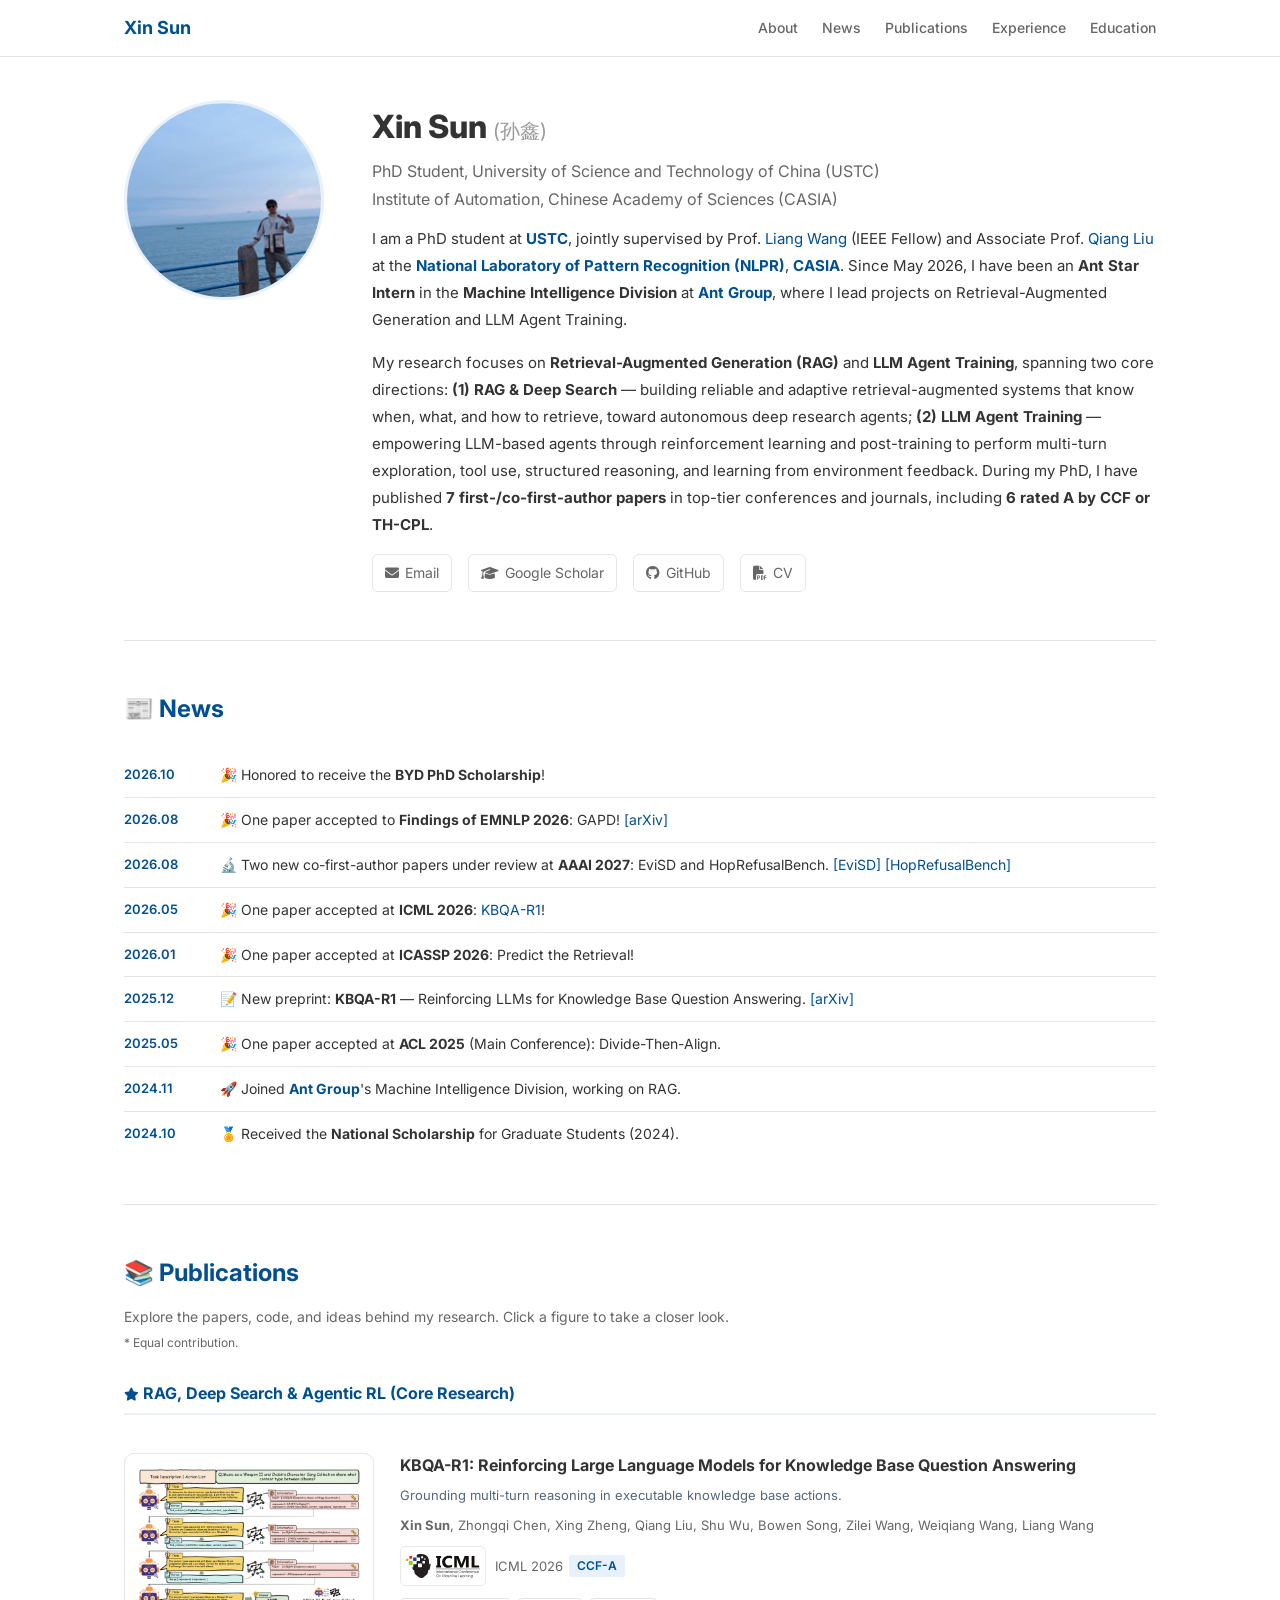
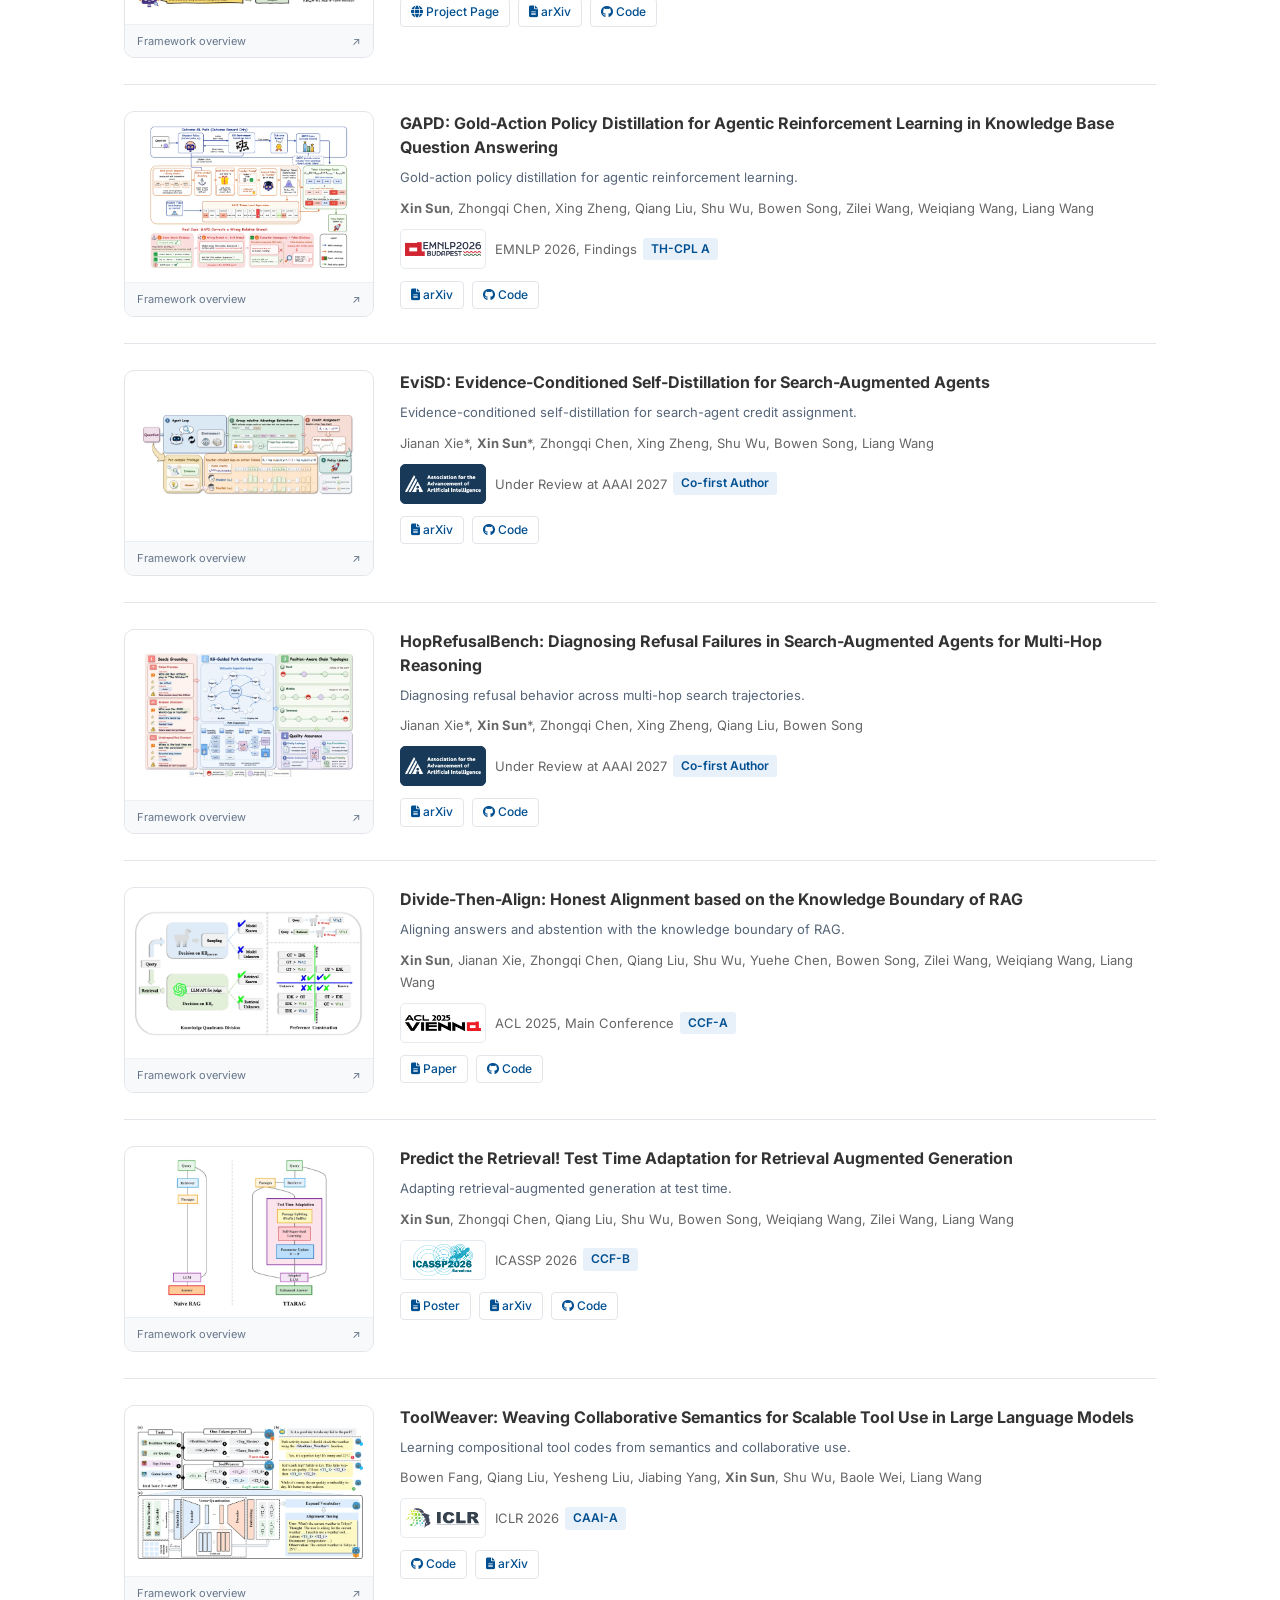
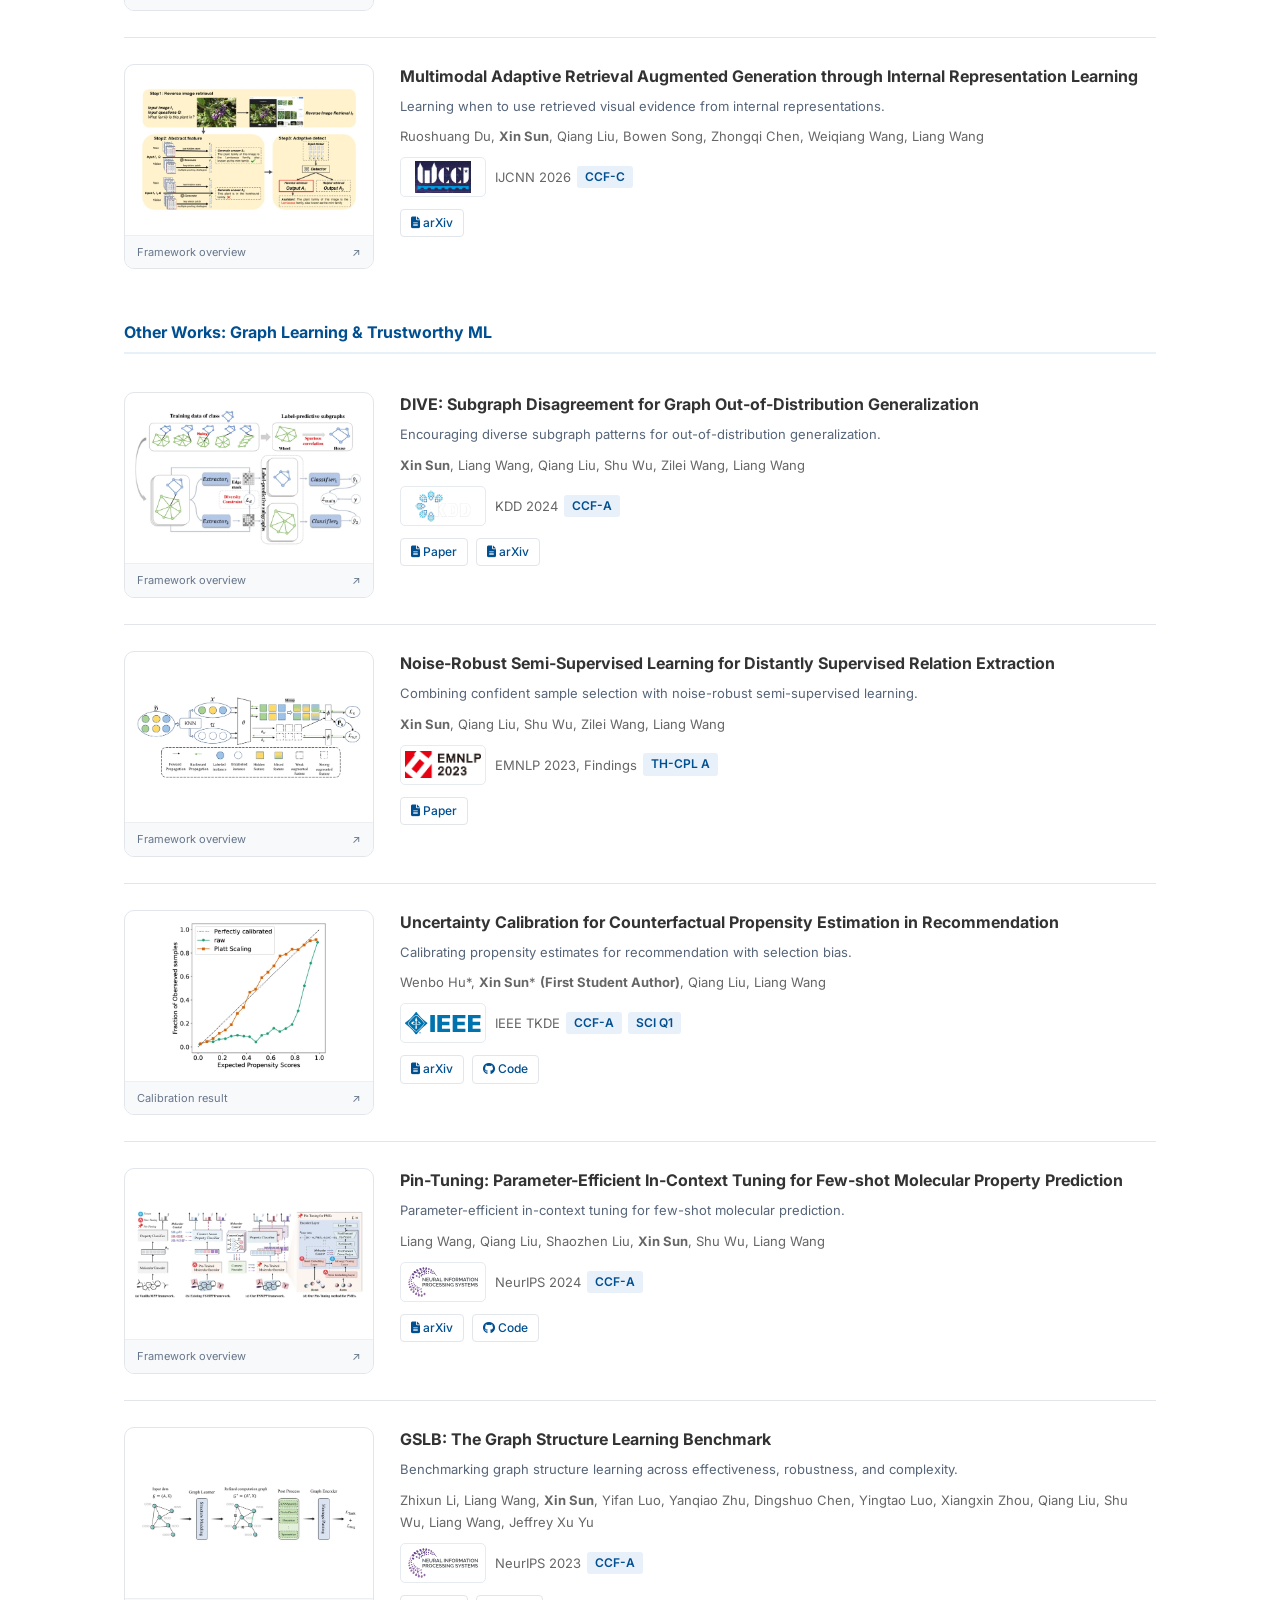
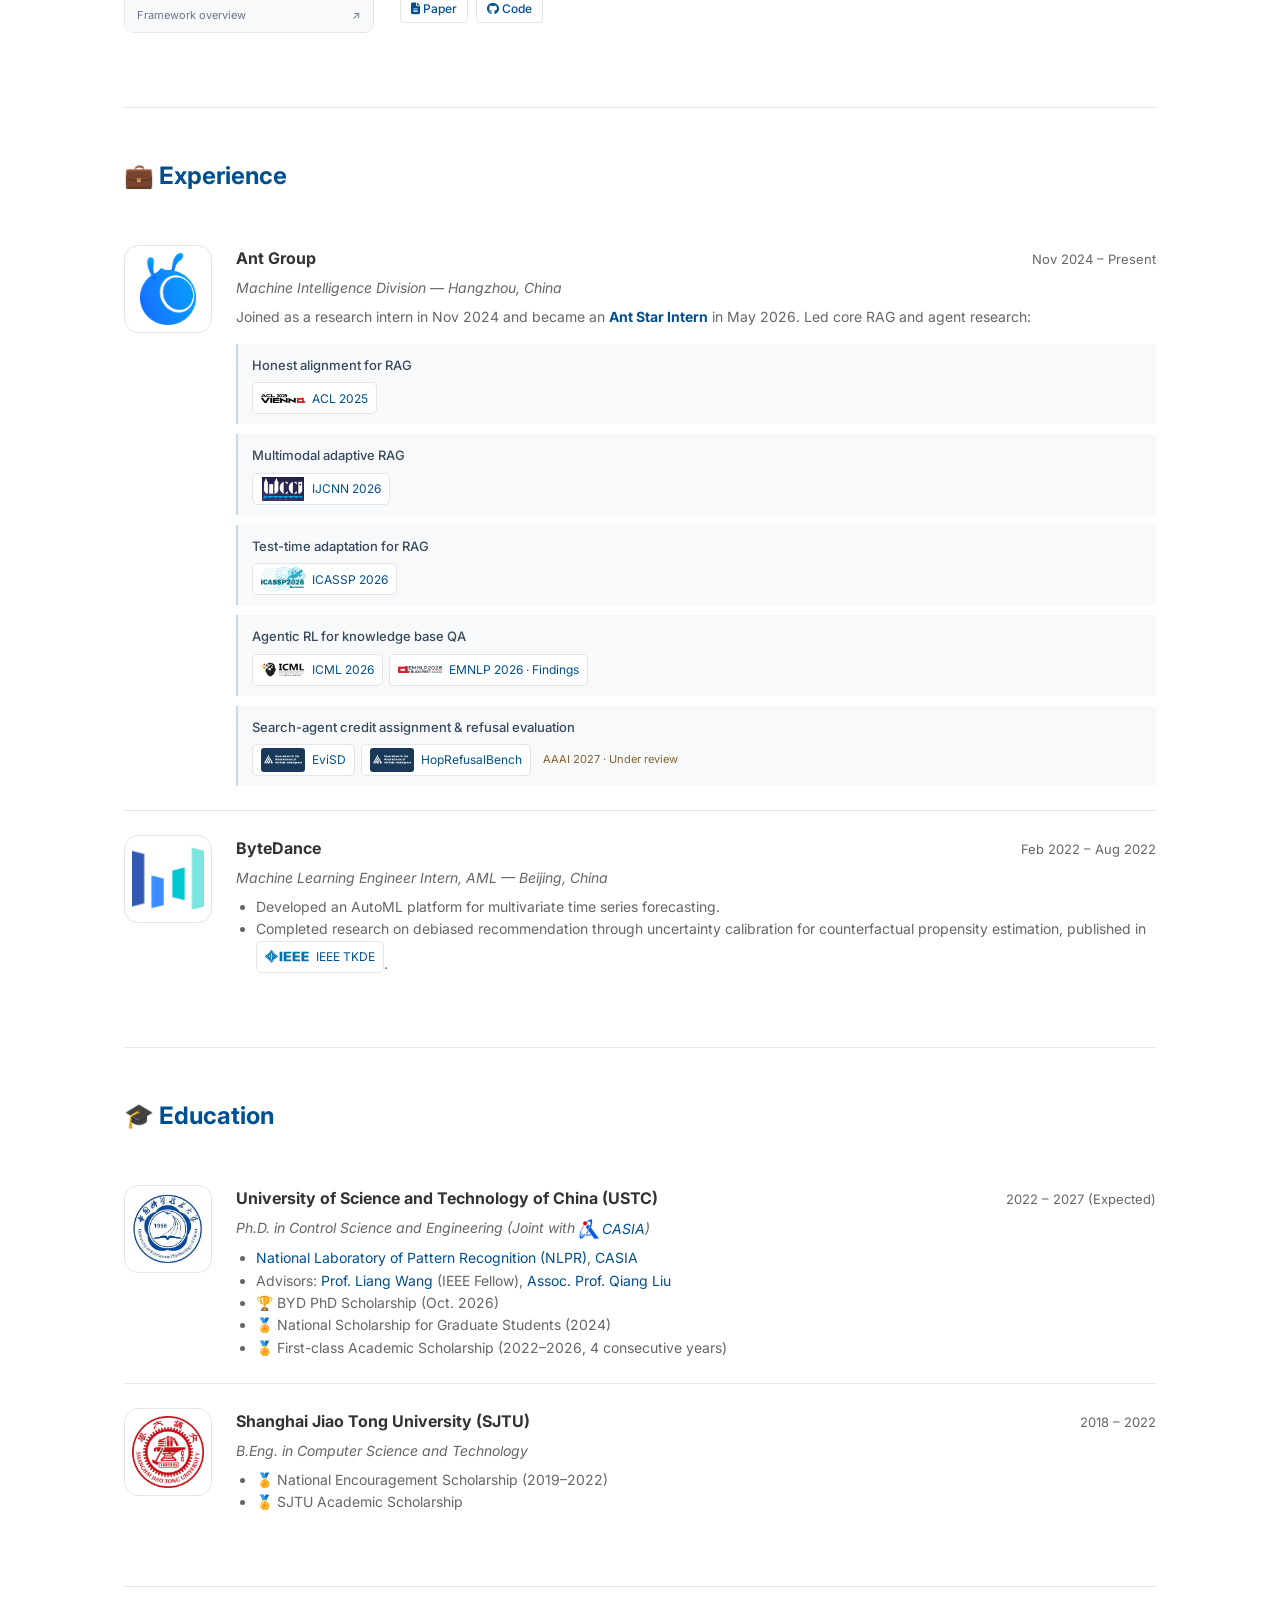
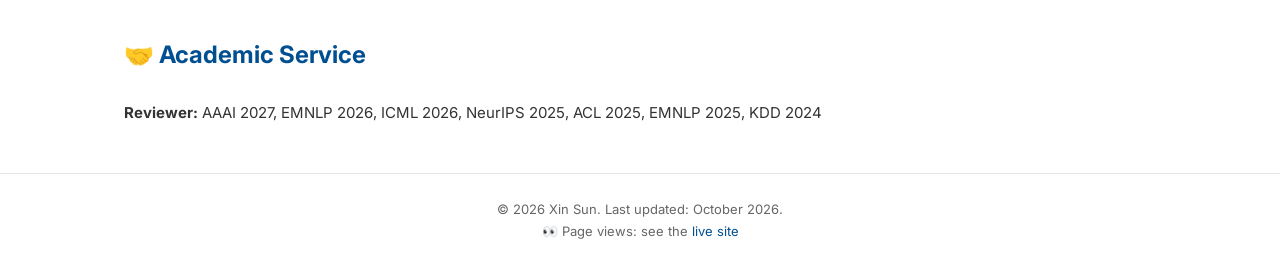
<file: index.html>
<!DOCTYPE html>
<html lang="en">
<head>
  <meta charset="UTF-8">
  <meta name="viewport" content="width=device-width, initial-scale=1.0">
  <title>Xin Sun - Academic Homepage</title>
  <meta name="description" content="Xin Sun's academic homepage. PhD student at USTC &amp; CASIA and Ant Star Intern since May 2026 in Ant Group's Machine Intelligence Division, researching RAG, Agentic RL Training, and Post-Training.">
  <link rel="preconnect" href="https://fonts.googleapis.com">
  <link href="https://fonts.googleapis.com/css2?family=Inter:wght@400;500;600;700;800&amp;display=swap" rel="stylesheet">
  <link rel="stylesheet" href="https://cdnjs.cloudflare.com/ajax/libs/font-awesome/6.5.1/css/all.min.css">
  <link rel="stylesheet" href="css/style.css">
</head>
<body>
<a class="skip-link" href="#about">Skip to content</a>

<!-- ========== Nav ========== -->
<nav>
  <div class="nav-inner">
    <a href="#" class="nav-name">Xin Sun</a>
    <button class="nav-toggle" aria-label="Toggle navigation" aria-expanded="false" aria-controls="nav-links">&#9776;</button>
    <ul class="nav-links" id="nav-links">
      <li><a href="#about">About</a></li>
      <li><a href="#news">News</a></li>
      <li><a href="#publications">Publications</a></li>
      <li><a href="#experience">Experience</a></li>
      <li><a href="#education">Education</a></li>
    </ul>
  </div>
</nav>

<!-- ========== Hero / About ========== -->
<div class="container">
<section class="hero" id="about">
  <img src="images/profile.jpg" alt="Xin Sun" class="hero-photo">
  <div class="hero-info">
    <h1>Xin Sun <span style="font-size:20px; font-weight:400; color:#999;">(&#23385;&#37995;)</span></h1>
    <p class="subtitle">PhD Student, University of Science and Technology of China (USTC)<br>
    Institute of Automation, Chinese Academy of Sciences (CASIA)</p>
    <p class="bio">
      I am a PhD student at <a href="https://www.ustc.edu.cn/" target="_blank" rel="noopener noreferrer"><strong>USTC</strong></a>, jointly supervised by Prof. <a href="https://scholar.google.com/citations?user=8kzzUboAAAAJ" target="_blank" rel="noopener noreferrer">Liang Wang</a> (IEEE Fellow) and Associate Prof. <a href="https://people.ucas.edu.cn/~qiangliu" target="_blank" rel="noopener noreferrer">Qiang Liu</a> at the <a href="http://www.nlpr.ia.ac.cn/" target="_blank" rel="noopener noreferrer"><strong>National Laboratory of Pattern Recognition (NLPR)</strong></a>, <a href="https://ia.cas.cn/" target="_blank" rel="noopener noreferrer"><strong>CASIA</strong></a>. Since May 2026, I have been an <strong>Ant Star Intern</strong> in the <strong>Machine Intelligence Division</strong> at <a href="https://www.antgroup.com/" target="_blank" rel="noopener noreferrer"><strong>Ant Group</strong></a>, where I lead projects on Retrieval-Augmented Generation and LLM Agent Training.
    </p>
    <p class="bio">
      My research focuses on <strong>Retrieval-Augmented Generation (RAG)</strong> and <strong>LLM Agent Training</strong>, spanning two core directions:
      <strong>(1) RAG &amp; Deep Search</strong> &mdash; building reliable and adaptive retrieval-augmented systems that know when, what, and how to retrieve, toward autonomous deep research agents;
      <strong>(2) LLM Agent Training</strong> &mdash; empowering LLM-based agents through reinforcement learning and post-training to perform multi-turn exploration, tool use, structured reasoning, and learning from environment feedback.
      During my PhD, I have published <strong>7 first-/co-first-author papers</strong> in top-tier conferences and journals, including <strong>6 rated A by CCF or TH-CPL</strong>.
    </p>
    <div class="hero-links">
      <a href="mailto:xin.sun@cripac.ia.ac.cn"><i class="fas fa-envelope"></i> Email</a>
      <a href="https://scholar.google.com/citations?user=x2aQKE4AAAAJ" target="_blank" rel="noopener noreferrer"><i class="fas fa-graduation-cap"></i> Google Scholar</a>
      <a href="https://github.com/sunxin000" target="_blank" rel="noopener noreferrer"><i class="fab fa-github"></i> GitHub</a>
      <a href="files/resume.pdf" target="_blank" rel="noopener noreferrer"><i class="fas fa-file-pdf"></i> CV</a>
    </div>
  </div>
</section>

<!-- ========== News ========== -->
<section id="news">
  <h2 class="section-title"><span aria-hidden="true">📰</span> News</h2>
  <ul class="news-list">
    <li><span class="news-date">2026.10</span> <span>🎉 Honored to receive the <strong>BYD PhD Scholarship</strong>!</span></li>
    <li><span class="news-date">2026.08</span> <span>🎉 One paper accepted to <strong>Findings of EMNLP 2026</strong>: GAPD! <a href="https://arxiv.org/abs/2605.29584" target="_blank" rel="noopener noreferrer">[arXiv]</a></span></li>
    <li><span class="news-date">2026.08</span> <span>🔬 Two new co-first-author papers under review at <strong>AAAI 2027</strong>: EviSD and HopRefusalBench. <a href="https://arxiv.org/abs/2608.01359" target="_blank" rel="noopener noreferrer">[EviSD]</a> <a href="https://arxiv.org/abs/2608.01358" target="_blank" rel="noopener noreferrer">[HopRefusalBench]</a></span></li>
    <li><span class="news-date">2026.05</span> <span>🎉 One paper accepted at <strong>ICML 2026</strong>: <a href="https://sunxin000.github.io/KBQA-R1/" target="_blank" rel="noopener noreferrer">KBQA-R1</a>!</span></li>
    <li><span class="news-date">2026.01</span> <span>🎉 One paper accepted at <strong>ICASSP 2026</strong>: Predict the Retrieval!</span></li>
    <li><span class="news-date">2025.12</span> <span>📝 New preprint: <strong>KBQA-R1</strong> &mdash; Reinforcing LLMs for Knowledge Base Question Answering. <a href="https://arxiv.org/abs/2512.10999" target="_blank" rel="noopener noreferrer">[arXiv]</a></span></li>
    <li><span class="news-date">2025.05</span> <span>🎉 One paper accepted at <strong>ACL 2025</strong> (Main Conference): Divide-Then-Align.</span></li>
    <li><span class="news-date">2024.11</span> <span>🚀 Joined <a href="https://www.antgroup.com/" target="_blank" rel="noopener noreferrer"><strong>Ant Group</strong></a>'s Machine Intelligence Division, working on RAG.</span></li>
    <li><span class="news-date">2024.10</span> <span>🏅 Received the <strong>National Scholarship</strong> for Graduate Students (2024).</span></li>
  </ul>
</section>

<!-- ========== Publications ========== -->
<section id="publications">
  <h2 class="section-title"><span aria-hidden="true">📚</span> Publications</h2>
  <p class="section-note">Explore the papers, code, and ideas behind my research. Click a figure to take a closer look. <span>* Equal contribution.</span></p>

  <div class="pub-group-title"><i class="fas fa-star" style="font-size:13px;"></i> RAG, Deep Search &amp; Agentic RL (Core Research)</div>
  <ul class="pub-list">

    <li class="pub-item" id="pub-kbqa-r1">
      <a class="pub-figure" href="images/publications/kbqa-r1.webp" data-figure data-caption="KBQA-R1: Reinforcing Large Language Models for Knowledge Base Question Answering — Framework overview" aria-label="Enlarge KBQA-R1: Reinforcing Large Language Models for Knowledge Base Question Answering figure">
        <img src="images/publications/kbqa-r1-thumb.webp" alt="Grounding multi-turn reasoning in executable knowledge base actions. Framework overview from the paper." width="680" height="460" loading="lazy" decoding="async">
        <span>Framework overview <span aria-hidden="true">↗</span></span>
      </a>
      <div class="pub-details"><h3 class="pub-title"><a href="https://arxiv.org/abs/2512.10999" target="_blank" rel="noopener noreferrer">KBQA-R1: Reinforcing Large Language Models for Knowledge Base Question Answering</a></h3>
      <p class="pub-summary">Grounding multi-turn reasoning in executable knowledge base actions.</p>
      <div class="pub-authors"><strong>Xin Sun</strong>, Zhongqi Chen, Xing Zheng, Qiang Liu, Shu Wu, Bowen Song, Zilei Wang, Weiqiang Wang, Liang Wang</div>
      <div class="pub-venue"><a href="https://icml.cc/Conferences/2026" class="venue-logo" target="_blank" rel="noopener noreferrer"><img src="images/logos/icml.svg" alt="ICML logo" loading="lazy" width="76" height="32"></a>ICML 2026 <span class="venue-tag">CCF-A</span></div>
      <div class="pub-links">
        <a href="https://sunxin000.github.io/KBQA-R1/" target="_blank" rel="noopener noreferrer"><i class="fas fa-globe" aria-hidden="true"></i> Project Page</a>
        <a href="https://arxiv.org/abs/2512.10999" target="_blank" rel="noopener noreferrer"><i class="fas fa-file-alt"></i> arXiv</a>
        <a href="https://github.com/sunxin000/kbqa-r1" target="_blank" rel="noopener noreferrer"><i class="fab fa-github"></i> Code</a>
      </div></div>
    </li>

    <li class="pub-item" id="pub-gapd">
      <a class="pub-figure" href="images/publications/gapd.webp" data-figure data-caption="GAPD: Gold-Action Policy Distillation for Agentic Reinforcement Learning in Knowledge Base Question Answering — Framework overview" aria-label="Enlarge GAPD: Gold-Action Policy Distillation for Agentic Reinforcement Learning in Knowledge Base Question Answering figure">
        <img src="images/publications/gapd-thumb.webp" alt="Gold-action policy distillation for agentic reinforcement learning. Framework overview from the paper." width="680" height="460" loading="lazy" decoding="async">
        <span>Framework overview <span aria-hidden="true">↗</span></span>
      </a>
      <div class="pub-details"><h3 class="pub-title"><a href="https://arxiv.org/abs/2605.29584" target="_blank" rel="noopener noreferrer">GAPD: Gold-Action Policy Distillation for Agentic Reinforcement Learning in Knowledge Base Question Answering</a></h3>
      <p class="pub-summary">Gold-action policy distillation for agentic reinforcement learning.</p>
      <div class="pub-authors"><strong>Xin Sun</strong>, Zhongqi Chen, Xing Zheng, Qiang Liu, Shu Wu, Bowen Song, Zilei Wang, Weiqiang Wang, Liang Wang</div>
      <div class="pub-venue"><a href="https://2026.emnlp.org/" class="venue-logo" target="_blank" rel="noopener noreferrer"><img src="images/logos/emnlp2026.png" alt="EMNLP logo" loading="lazy" width="76" height="32"></a>EMNLP 2026, Findings <span class="venue-tag">TH-CPL A</span></div>
      <div class="pub-links">
        <a href="https://arxiv.org/abs/2605.29584" target="_blank" rel="noopener noreferrer"><i class="fas fa-file-alt"></i> arXiv</a>
        <a href="https://github.com/sunxin000/GAPD" target="_blank" rel="noopener noreferrer"><i class="fab fa-github" aria-hidden="true"></i> Code</a>
      </div></div>
    </li>

    <li class="pub-item" id="pub-evisd">
      <a class="pub-figure" href="images/publications/evisd.webp" data-figure data-caption="EviSD: Evidence-Conditioned Self-Distillation for Search-Augmented Agents — Framework overview" aria-label="Enlarge EviSD: Evidence-Conditioned Self-Distillation for Search-Augmented Agents figure">
        <img src="images/publications/evisd-thumb.webp" alt="Evidence-conditioned self-distillation for search-agent credit assignment. Framework overview from the paper." width="680" height="460" loading="lazy" decoding="async">
        <span>Framework overview <span aria-hidden="true">↗</span></span>
      </a>
      <div class="pub-details"><h3 class="pub-title"><a href="https://arxiv.org/abs/2608.01359" target="_blank" rel="noopener noreferrer">EviSD: Evidence-Conditioned Self-Distillation for Search-Augmented Agents</a></h3>
      <p class="pub-summary">Evidence-conditioned self-distillation for search-agent credit assignment.</p>
      <div class="pub-authors">Jianan Xie*, <strong>Xin Sun</strong>*, Zhongqi Chen, Xing Zheng, Shu Wu, Bowen Song, Liang Wang</div>
      <div class="pub-venue"><a href="https://aaai.org/" class="venue-logo venue-logo-dark" target="_blank" rel="noopener noreferrer"><img src="images/logos/aaai.png" alt="AAAI logo" loading="lazy" width="76" height="32"></a>Under Review at AAAI 2027 <span class="venue-tag">Co-first Author</span></div>
      <div class="pub-links">
        <a href="https://arxiv.org/abs/2608.01359" target="_blank" rel="noopener noreferrer"><i class="fas fa-file-alt"></i> arXiv</a>
        <a href="https://github.com/JiananXie/EviSD" target="_blank" rel="noopener noreferrer"><i class="fab fa-github" aria-hidden="true"></i> Code</a>
      </div></div>
    </li>

    <li class="pub-item" id="pub-hoprefusalbench">
      <a class="pub-figure" href="images/publications/hoprefusalbench.webp" data-figure data-caption="HopRefusalBench: Diagnosing Refusal Failures in Search-Augmented Agents for Multi-Hop Reasoning — Framework overview" aria-label="Enlarge HopRefusalBench: Diagnosing Refusal Failures in Search-Augmented Agents for Multi-Hop Reasoning figure">
        <img src="images/publications/hoprefusalbench-thumb.webp" alt="Diagnosing refusal behavior across multi-hop search trajectories. Framework overview from the paper." width="680" height="460" loading="lazy" decoding="async">
        <span>Framework overview <span aria-hidden="true">↗</span></span>
      </a>
      <div class="pub-details"><h3 class="pub-title"><a href="https://arxiv.org/abs/2608.01358" target="_blank" rel="noopener noreferrer">HopRefusalBench: Diagnosing Refusal Failures in Search-Augmented Agents for Multi-Hop Reasoning</a></h3>
      <p class="pub-summary">Diagnosing refusal behavior across multi-hop search trajectories.</p>
      <div class="pub-authors">Jianan Xie*, <strong>Xin Sun</strong>*, Zhongqi Chen, Xing Zheng, Qiang Liu, Bowen Song</div>
      <div class="pub-venue"><a href="https://aaai.org/" class="venue-logo venue-logo-dark" target="_blank" rel="noopener noreferrer"><img src="images/logos/aaai.png" alt="AAAI logo" loading="lazy" width="76" height="32"></a>Under Review at AAAI 2027 <span class="venue-tag">Co-first Author</span></div>
      <div class="pub-links">
        <a href="https://arxiv.org/abs/2608.01358" target="_blank" rel="noopener noreferrer"><i class="fas fa-file-alt"></i> arXiv</a>
        <a href="https://github.com/JiananXie/HopRefusalBench" target="_blank" rel="noopener noreferrer"><i class="fab fa-github" aria-hidden="true"></i> Code</a>
      </div></div>
    </li>

    <li class="pub-item" id="pub-divide-then-align">
      <a class="pub-figure" href="images/publications/divide-then-align.webp" data-figure data-caption="Divide-Then-Align: Honest Alignment based on the Knowledge Boundary of RAG — Framework overview" aria-label="Enlarge Divide-Then-Align: Honest Alignment based on the Knowledge Boundary of RAG figure">
        <img src="images/publications/divide-then-align-thumb.webp" alt="Aligning answers and abstention with the knowledge boundary of RAG. Framework overview from the paper." width="680" height="460" loading="lazy" decoding="async">
        <span>Framework overview <span aria-hidden="true">↗</span></span>
      </a>
      <div class="pub-details"><h3 class="pub-title"><a href="https://aclanthology.org/2025.acl-long.561/" target="_blank" rel="noopener noreferrer">Divide-Then-Align: Honest Alignment based on the Knowledge Boundary of RAG</a></h3>
      <p class="pub-summary">Aligning answers and abstention with the knowledge boundary of RAG.</p>
      <div class="pub-authors"><strong>Xin Sun</strong>, Jianan Xie, Zhongqi Chen, Qiang Liu, Shu Wu, Yuehe Chen, Bowen Song, Zilei Wang, Weiqiang Wang, Liang Wang</div>
      <div class="pub-venue"><a href="https://2025.aclweb.org/" class="venue-logo" target="_blank" rel="noopener noreferrer"><img src="images/logos/acl2025.png" alt="ACL logo" loading="lazy" width="76" height="32"></a>ACL 2025, Main Conference <span class="venue-tag">CCF-A</span></div>
      <div class="pub-links">
        <a href="https://aclanthology.org/2025.acl-long.561/" target="_blank" rel="noopener noreferrer"><i class="fas fa-file-alt"></i> Paper</a>
        <a href="https://github.com/JiananXie/Divide-Then-Align" target="_blank" rel="noopener noreferrer"><i class="fab fa-github"></i> Code</a>
      </div></div>
    </li>

    <li class="pub-item" id="pub-ttarag">
      <a class="pub-figure" href="images/publications/ttarag.webp" data-figure data-caption="Predict the Retrieval! Test Time Adaptation for Retrieval Augmented Generation — Framework overview" aria-label="Enlarge Predict the Retrieval! Test Time Adaptation for Retrieval Augmented Generation figure">
        <img src="images/publications/ttarag-thumb.webp" alt="Adapting retrieval-augmented generation at test time. Framework overview from the paper." width="680" height="460" loading="lazy" decoding="async">
        <span>Framework overview <span aria-hidden="true">↗</span></span>
      </a>
      <div class="pub-details"><h3 class="pub-title"><a href="https://arxiv.org/abs/2601.11443" target="_blank" rel="noopener noreferrer">Predict the Retrieval! Test Time Adaptation for Retrieval Augmented Generation</a></h3>
      <p class="pub-summary">Adapting retrieval-augmented generation at test time.</p>
      <div class="pub-authors"><strong>Xin Sun</strong>, Zhongqi Chen, Qiang Liu, Shu Wu, Bowen Song, Weiqiang Wang, Zilei Wang, Liang Wang</div>
      <div class="pub-venue"><a href="https://2026.ieeeicassp.org/" class="venue-logo" target="_blank" rel="noopener noreferrer"><img src="images/logos/icassp2026.png" alt="ICASSP logo" loading="lazy" width="76" height="32"></a>ICASSP 2026 <span class="venue-tag">CCF-B</span></div>
      <div class="pub-links"><a href="files/ttarag-poster.pdf" target="_blank" rel="noopener noreferrer"><i class="fas fa-file-alt" aria-hidden="true"></i> Poster</a>
        <a href="https://arxiv.org/abs/2601.11443" target="_blank" rel="noopener noreferrer"><i class="fas fa-file-alt"></i> arXiv</a>
        <a href="https://github.com/sunxin000/TTARAG" target="_blank" rel="noopener noreferrer"><i class="fab fa-github"></i> Code</a>
      </div></div>
    </li>

    <li class="pub-item" id="pub-toolweaver">
      <a class="pub-figure" href="images/publications/toolweaver.webp" data-figure data-caption="ToolWeaver: Weaving Collaborative Semantics for Scalable Tool Use in Large Language Models — Framework overview" aria-label="Enlarge ToolWeaver: Weaving Collaborative Semantics for Scalable Tool Use in Large Language Models figure">
        <img src="images/publications/toolweaver-thumb.webp" alt="Learning compositional tool codes from semantics and collaborative use. Framework overview from the paper." width="680" height="460" loading="lazy" decoding="async">
        <span>Framework overview <span aria-hidden="true">↗</span></span>
      </a>
      <div class="pub-details"><h3 class="pub-title"><a href="https://arxiv.org/abs/2601.21947" target="_blank" rel="noopener noreferrer">ToolWeaver: Weaving Collaborative Semantics for Scalable Tool Use in Large Language Models</a></h3>
      <p class="pub-summary">Learning compositional tool codes from semantics and collaborative use.</p>
      <div class="pub-authors">Bowen Fang, Qiang Liu, Yesheng Liu, Jiabing Yang, <strong>Xin Sun</strong>, Shu Wu, Baole Wei, Liang Wang</div>
      <div class="pub-venue"><a href="https://iclr.cc/Conferences/2026" class="venue-logo" target="_blank" rel="noopener noreferrer"><img src="images/logos/iclr.svg" alt="ICLR logo" loading="lazy" width="76" height="32"></a>ICLR 2026 <span class="venue-tag">CAAI-A</span></div>
      <div class="pub-links"><a href="https://github.com/Fwibo/ToolWeaver" target="_blank" rel="noopener noreferrer"><i class="fab fa-github" aria-hidden="true"></i> Code</a>
        <a href="https://arxiv.org/abs/2601.21947" target="_blank" rel="noopener noreferrer"><i class="fas fa-file-alt"></i> arXiv</a>
      </div></div>
    </li>

    <li class="pub-item" id="pub-multimodal-rag">
      <a class="pub-figure" href="images/publications/multimodal-rag.webp" data-figure data-caption="Multimodal Adaptive Retrieval Augmented Generation through Internal Representation Learning — Framework overview" aria-label="Enlarge Multimodal Adaptive Retrieval Augmented Generation through Internal Representation Learning figure">
        <img src="images/publications/multimodal-rag-thumb.webp" alt="Learning when to use retrieved visual evidence from internal representations. Framework overview from the paper." width="680" height="460" loading="lazy" decoding="async">
        <span>Framework overview <span aria-hidden="true">↗</span></span>
      </a>
      <div class="pub-details"><h3 class="pub-title"><a href="https://arxiv.org/abs/2603.00511" target="_blank" rel="noopener noreferrer">Multimodal Adaptive Retrieval Augmented Generation through Internal Representation Learning</a></h3>
      <p class="pub-summary">Learning when to use retrieved visual evidence from internal representations.</p>
      <div class="pub-authors">Ruoshuang Du, <strong>Xin Sun</strong>, Qiang Liu, Bowen Song, Zhongqi Chen, Weiqiang Wang, Liang Wang</div>
      <div class="pub-venue"><a href="https://attend.ieee.org/wcci-2026/" class="venue-logo" target="_blank" rel="noopener noreferrer"><img src="images/logos/wcci2026.png" alt="WCCI 2026 logo (IJCNN host congress)" loading="lazy" width="76" height="32"></a>IJCNN 2026 <span class="venue-tag">CCF-C</span></div>
      <div class="pub-links">
        <a href="https://arxiv.org/abs/2603.00511" target="_blank" rel="noopener noreferrer"><i class="fas fa-file-alt"></i> arXiv</a>
      </div></div>
    </li>

  </ul>

  <div class="pub-group-title">Other Works: Graph Learning &amp; Trustworthy ML</div>
  <ul class="pub-list">

    <li class="pub-item" id="pub-dive">
      <a class="pub-figure" href="images/publications/dive.webp" data-figure data-caption="DIVE: Subgraph Disagreement for Graph Out-of-Distribution Generalization — Framework overview" aria-label="Enlarge DIVE: Subgraph Disagreement for Graph Out-of-Distribution Generalization figure">
        <img src="images/publications/dive-thumb.webp" alt="Encouraging diverse subgraph patterns for out-of-distribution generalization. Framework overview from the paper." width="680" height="460" loading="lazy" decoding="async">
        <span>Framework overview <span aria-hidden="true">↗</span></span>
      </a>
      <div class="pub-details"><h3 class="pub-title"><a href="https://doi.org/10.1145/3637528.3671878" target="_blank" rel="noopener noreferrer">DIVE: Subgraph Disagreement for Graph Out-of-Distribution Generalization</a></h3>
      <p class="pub-summary">Encouraging diverse subgraph patterns for out-of-distribution generalization.</p>
      <div class="pub-authors"><strong>Xin Sun</strong>, Liang Wang, Qiang Liu, Shu Wu, Zilei Wang, Liang Wang</div>
      <div class="pub-venue"><a href="https://kdd2024.kdd.org/" class="venue-logo" target="_blank" rel="noopener noreferrer"><img src="images/logos/kdd.png" alt="KDD logo" loading="lazy" width="76" height="32"></a>KDD 2024 <span class="venue-tag">CCF-A</span></div>
      <div class="pub-links"><a href="https://doi.org/10.1145/3637528.3671878" target="_blank" rel="noopener noreferrer"><i class="fas fa-file-alt" aria-hidden="true"></i> Paper</a><a href="https://arxiv.org/abs/2408.04400" target="_blank" rel="noopener noreferrer"><i class="fas fa-file-alt" aria-hidden="true"></i> arXiv</a></div></div>
    </li>

    <li class="pub-item" id="pub-sslre">
      <a class="pub-figure" href="images/publications/sslre.webp" data-figure data-caption="Noise-Robust Semi-Supervised Learning for Distantly Supervised Relation Extraction — Framework overview" aria-label="Enlarge Noise-Robust Semi-Supervised Learning for Distantly Supervised Relation Extraction figure">
        <img src="images/publications/sslre-thumb.webp" alt="Combining confident sample selection with noise-robust semi-supervised learning. Framework overview from the paper." width="680" height="460" loading="lazy" decoding="async">
        <span>Framework overview <span aria-hidden="true">↗</span></span>
      </a>
      <div class="pub-details"><h3 class="pub-title"><a href="https://aclanthology.org/2023.findings-emnlp.876/" target="_blank" rel="noopener noreferrer">Noise-Robust Semi-Supervised Learning for Distantly Supervised Relation Extraction</a></h3>
      <p class="pub-summary">Combining confident sample selection with noise-robust semi-supervised learning.</p>
      <div class="pub-authors"><strong>Xin Sun</strong>, Qiang Liu, Shu Wu, Zilei Wang, Liang Wang</div>
      <div class="pub-venue"><a href="https://2023.emnlp.org/" class="venue-logo" target="_blank" rel="noopener noreferrer"><img src="images/logos/emnlp2023.png" alt="EMNLP logo" loading="lazy" width="76" height="32"></a>EMNLP 2023, Findings <span class="venue-tag">TH-CPL A</span></div>
      <div class="pub-links"><a href="https://aclanthology.org/2023.findings-emnlp.876/" target="_blank" rel="noopener noreferrer"><i class="fas fa-file-alt" aria-hidden="true"></i> Paper</a></div></div>
    </li>

    <li class="pub-item" id="pub-uncertainty-calibration">
      <a class="pub-figure" href="images/publications/uncertainty-calibration.webp" data-figure data-caption="Uncertainty Calibration for Counterfactual Propensity Estimation in Recommendation — Calibration result" aria-label="Enlarge Uncertainty Calibration for Counterfactual Propensity Estimation in Recommendation figure">
        <img src="images/publications/uncertainty-calibration-thumb.webp" alt="Calibrating propensity estimates for recommendation with selection bias. Calibration result from the paper." width="680" height="460" loading="lazy" decoding="async">
        <span>Calibration result <span aria-hidden="true">↗</span></span>
      </a>
      <div class="pub-details"><h3 class="pub-title"><a href="https://arxiv.org/abs/2303.12973" target="_blank" rel="noopener noreferrer">Uncertainty Calibration for Counterfactual Propensity Estimation in Recommendation</a></h3>
      <p class="pub-summary">Calibrating propensity estimates for recommendation with selection bias.</p>
      <div class="pub-authors">Wenbo Hu*, <strong>Xin Sun</strong>* <strong>(First Student Author)</strong>, Qiang Liu, Liang Wang</div>
      <div class="pub-venue"><a href="https://www.computer.org/csdl/journal/tk" class="venue-logo" target="_blank" rel="noopener noreferrer"><img src="images/logos/ieee.svg" alt="IEEE TKDE logo" loading="lazy" width="76" height="32"></a>IEEE TKDE <span class="venue-tag">CCF-A</span> <span class="venue-tag">SCI Q1</span></div>
      <div class="pub-links"><a href="https://arxiv.org/abs/2303.12973" target="_blank" rel="noopener noreferrer"><i class="fas fa-file-alt" aria-hidden="true"></i> arXiv</a> <a href="https://github.com/sunxin000/uncertainty4recsys" target="_blank" rel="noopener noreferrer"><i class="fab fa-github" aria-hidden="true"></i> Code</a></div></div>
    </li>

    <li class="pub-item" id="pub-pin-tuning">
      <a class="pub-figure" href="images/publications/pin-tuning.webp" data-figure data-caption="Pin-Tuning: Parameter-Efficient In-Context Tuning for Few-shot Molecular Property Prediction — Framework overview" aria-label="Enlarge Pin-Tuning: Parameter-Efficient In-Context Tuning for Few-shot Molecular Property Prediction figure">
        <img src="images/publications/pin-tuning-thumb.webp" alt="Parameter-efficient in-context tuning for few-shot molecular prediction. Framework overview from the paper." width="680" height="460" loading="lazy" decoding="async">
        <span>Framework overview <span aria-hidden="true">↗</span></span>
      </a>
      <div class="pub-details"><h3 class="pub-title"><a href="https://arxiv.org/abs/2411.01158" target="_blank" rel="noopener noreferrer">Pin-Tuning: Parameter-Efficient In-Context Tuning for Few-shot Molecular Property Prediction</a></h3>
      <p class="pub-summary">Parameter-efficient in-context tuning for few-shot molecular prediction.</p>
      <div class="pub-authors">Liang Wang, Qiang Liu, Shaozhen Liu, <strong>Xin Sun</strong>, Shu Wu, Liang Wang</div>
      <div class="pub-venue"><a href="https://neurips.cc/Conferences/2024" class="venue-logo" target="_blank" rel="noopener noreferrer"><img src="images/logos/neurips.svg" alt="NeurIPS logo" loading="lazy" width="76" height="32"></a>NeurIPS 2024 <span class="venue-tag">CCF-A</span></div>
      <div class="pub-links"><a href="https://arxiv.org/abs/2411.01158" target="_blank" rel="noopener noreferrer"><i class="fas fa-file-alt" aria-hidden="true"></i> arXiv</a><a href="https://github.com/CRIPAC-DIG/Pin-Tuning" target="_blank" rel="noopener noreferrer"><i class="fab fa-github" aria-hidden="true"></i> Code</a></div></div>
    </li>

    <li class="pub-item" id="pub-gslb">
      <a class="pub-figure" href="images/publications/gslb.webp" data-figure data-caption="GSLB: The Graph Structure Learning Benchmark — Framework overview" aria-label="Enlarge GSLB: The Graph Structure Learning Benchmark figure">
        <img src="images/publications/gslb-thumb.webp" alt="Benchmarking graph structure learning across effectiveness, robustness, and complexity. Framework overview from the paper." width="680" height="460" loading="lazy" decoding="async">
        <span>Framework overview <span aria-hidden="true">↗</span></span>
      </a>
      <div class="pub-details"><h3 class="pub-title"><a href="https://proceedings.neurips.cc/paper_files/paper/2023/hash/60bc87f3cf5257579435d92ec12c761b-Abstract-Datasets_and_Benchmarks.html" target="_blank" rel="noopener noreferrer">GSLB: The Graph Structure Learning Benchmark</a></h3>
      <p class="pub-summary">Benchmarking graph structure learning across effectiveness, robustness, and complexity.</p>
      <div class="pub-authors">Zhixun Li, Liang Wang, <strong>Xin Sun</strong>, Yifan Luo, Yanqiao Zhu, Dingshuo Chen, Yingtao Luo, Xiangxin Zhou, Qiang Liu, Shu Wu, Liang Wang, Jeffrey Xu Yu</div>
      <div class="pub-venue"><a href="https://neurips.cc/Conferences/2023" class="venue-logo" target="_blank" rel="noopener noreferrer"><img src="images/logos/neurips.svg" alt="NeurIPS logo" loading="lazy" width="76" height="32"></a>NeurIPS 2023 <span class="venue-tag">CCF-A</span></div>
      <div class="pub-links"><a href="https://proceedings.neurips.cc/paper_files/paper/2023/hash/60bc87f3cf5257579435d92ec12c761b-Abstract-Datasets_and_Benchmarks.html" target="_blank" rel="noopener noreferrer"><i class="fas fa-file-alt" aria-hidden="true"></i> Paper</a>
        <a href="https://github.com/GSL-Benchmark/GSLB" target="_blank" rel="noopener noreferrer"><i class="fab fa-github"></i> Code</a>
      </div></div>
    </li>

  </ul>
</section>

<!-- ========== Experience ========== -->
<section id="experience">
  <h2 class="section-title"><span aria-hidden="true">💼</span> Experience</h2>
  <ul class="timeline">
    <li class="timeline-item"><a href="https://www.antgroup.com/" class="org-logo" target="_blank" rel="noopener noreferrer"><img src="images/logos/ant.png" alt="Ant Group logo" loading="lazy" width="80" height="80"></a><div class="timeline-body">
      <div class="timeline-header">
        <h3><a href="https://www.antgroup.com/" target="_blank" rel="noopener noreferrer">Ant Group</a></h3>
        <span class="date">Nov 2024 &ndash; Present</span>
      </div>
      <div class="timeline-sub">Machine Intelligence Division &mdash; Hangzhou, China</div>
      <div class="timeline-desc">
        <p>Joined as a research intern in Nov 2024 and became an <strong class="role-highlight">Ant Star Intern</strong> in May 2026. Led core RAG and agent research:</p><ul class="research-projects"><li><span class="research-topic">Honest alignment for RAG</span><div class="research-links"><a href="#pub-divide-then-align" class="research-paper"><img src="images/logos/acl2025.png" alt="" width="44" height="24" loading="lazy">ACL 2025</a></div></li><li><span class="research-topic">Multimodal adaptive RAG</span><div class="research-links"><a href="#pub-multimodal-rag" class="research-paper"><img src="images/logos/wcci2026.png" alt="" width="44" height="24" loading="lazy">IJCNN 2026</a></div></li><li><span class="research-topic">Test-time adaptation for RAG</span><div class="research-links"><a href="#pub-ttarag" class="research-paper"><img src="images/logos/icassp2026.png" alt="" width="44" height="24" loading="lazy">ICASSP 2026</a></div></li><li><span class="research-topic">Agentic RL for knowledge base QA</span><div class="research-links"><a href="#pub-kbqa-r1" class="research-paper"><img src="images/logos/icml.svg" alt="" width="44" height="24" loading="lazy">ICML 2026</a><a href="#pub-gapd" class="research-paper"><img src="images/logos/emnlp2026.png" alt="" width="44" height="24" loading="lazy">EMNLP 2026 · Findings</a></div></li><li><span class="research-topic">Search-agent credit assignment &amp; refusal evaluation</span><div class="research-links"><a href="#pub-evisd" class="research-paper research-paper-dark"><img src="images/logos/aaai.png" alt="" width="44" height="24" loading="lazy">EviSD</a><a href="#pub-hoprefusalbench" class="research-paper research-paper-dark"><img src="images/logos/aaai.png" alt="" width="44" height="24" loading="lazy">HopRefusalBench</a><span class="review-status">AAAI 2027 · Under review</span></div></li></ul>
      </div>
    </div></li>
    <li class="timeline-item"><a href="https://www.bytedance.com/en/" class="org-logo" target="_blank" rel="noopener noreferrer"><img src="images/logos/bytedance.png" alt="ByteDance logo" loading="lazy" width="80" height="80"></a><div class="timeline-body">
      <div class="timeline-header">
        <h3><a href="https://www.bytedance.com/en/" target="_blank" rel="noopener noreferrer">ByteDance</a></h3>
        <span class="date">Feb 2022 &ndash; Aug 2022</span>
      </div>
      <div class="timeline-sub">Machine Learning Engineer Intern, AML &mdash; Beijing, China</div>
      <div class="timeline-desc">
        <ul>
          <li>Developed an AutoML platform for multivariate time series forecasting.</li>
          <li>Completed research on debiased recommendation through uncertainty calibration for counterfactual propensity estimation, published in <a class="research-paper" href="#pub-uncertainty-calibration"><img src="images/logos/ieee.svg" alt="" width="44" height="24" loading="lazy">IEEE TKDE</a>.</li>
        </ul>
      </div>
    </div></li>
  </ul>
</section>

<!-- ========== Education ========== -->
<section id="education">
  <h2 class="section-title"><span aria-hidden="true">🎓</span> Education</h2>
  <ul class="timeline">
    <li class="timeline-item"><a href="https://www.ustc.edu.cn/" class="org-logo" target="_blank" rel="noopener noreferrer"><img src="images/logos/ustc-seal.png" alt="University of Science and Technology of China (USTC) logo" loading="lazy" width="80" height="80"></a><div class="timeline-body">
      <div class="timeline-header">
        <h3><a href="https://www.ustc.edu.cn/" target="_blank" rel="noopener noreferrer">University of Science and Technology of China (USTC)</a></h3>
        <span class="date">2022 &ndash; 2027 (Expected)</span>
      </div>
      <div class="timeline-sub">Ph.D. in Control Science and Engineering (Joint with <a class="institution-inline" href="https://ia.cas.cn/" target="_blank" rel="noopener noreferrer"><img src="images/logos/casia.png" alt="" width="20" height="20" loading="lazy"> CASIA</a>)</div>
      <div class="timeline-desc">
        <ul>
          <li><a href="http://www.nlpr.ia.ac.cn/" target="_blank" rel="noopener noreferrer">National Laboratory of Pattern Recognition (NLPR)</a>, <a href="https://ia.cas.cn/" target="_blank" rel="noopener noreferrer">CASIA</a></li>
          <li>Advisors: <a href="https://scholar.google.com/citations?user=8kzzUboAAAAJ" target="_blank" rel="noopener noreferrer">Prof. Liang Wang</a> (IEEE Fellow), <a href="https://people.ucas.edu.cn/~qiangliu" target="_blank" rel="noopener noreferrer">Assoc. Prof. Qiang Liu</a></li>
          <li>🏆 BYD PhD Scholarship (Oct. 2026)</li>
          <li>🏅 National Scholarship for Graduate Students (2024)</li>
          <li>🏅 First-class Academic Scholarship (2022&ndash;2026, 4 consecutive years)</li>
        </ul>
      </div>
    </div></li>
    <li class="timeline-item"><a href="https://www.sjtu.edu.cn/" class="org-logo" target="_blank" rel="noopener noreferrer"><img src="images/logos/sjtu-seal.png" alt="Shanghai Jiao Tong University (SJTU) logo" loading="lazy" width="80" height="80"></a><div class="timeline-body">
      <div class="timeline-header">
        <h3><a href="https://www.sjtu.edu.cn/" target="_blank" rel="noopener noreferrer">Shanghai Jiao Tong University (SJTU)</a></h3>
        <span class="date">2018 &ndash; 2022</span>
      </div>
      <div class="timeline-sub">B.Eng. in Computer Science and Technology</div>
      <div class="timeline-desc">
        <ul>
          <li>🏅 National Encouragement Scholarship (2019&ndash;2022)</li>
          <li>🏅 SJTU Academic Scholarship</li>
        </ul>
      </div>
    </div></li>
  </ul>
</section>

<!-- ========== Academic Service ========== -->
<section id="service">
  <h2 class="section-title"><span aria-hidden="true">🤝</span> Academic Service</h2>
  <p style="font-size:15px;"><strong>Reviewer:</strong> AAAI 2027, EMNLP 2026, ICML 2026, NeurIPS 2025, ACL 2025, EMNLP 2025, KDD 2024</p>
</section>

</div><!-- .container -->

<!-- ========== Footer ========== -->
<footer>
  <div class="container">
    <p>&copy; 2026 Xin Sun. Last updated: October 2026.</p>
    <p>👀 Page views: <span id="busuanzi_page_pv">—</span><span id="page-views-local" hidden>see the <a href="https://sunxin000.github.io/">live site</a></span></p>
  </div>
</footer>

<dialog class="figure-dialog" aria-labelledby="figure-caption">
  <button class="figure-close" type="button" aria-label="Close figure">×</button>
  <img class="figure-full" alt="">
  <p id="figure-caption"></p>
</dialog>
<script src="js/main.js" defer></script>
<script>
  if (location.hostname === 'sunxin000.github.io') {
    const counterScript = document.createElement('script');
    counterScript.src = 'https://cdn.busuanzi.cc/busuanzi/3.6.9/busuanzi.min.js';
    counterScript.async = true;
    document.body.appendChild(counterScript);
  } else {
    document.getElementById('busuanzi_page_pv').hidden = true;
    document.getElementById('page-views-local').hidden = false;
  }
</script>
</body>
</html>
</file>
<file: css/style.css>
/* ========== Base & Reset ========== */
*, *::before, *::after { box-sizing: border-box; margin: 0; padding: 0; }

:root {
  --primary: #004F90;
  --primary-light: #e8f0fa;
  --text: #333;
  --text-light: #666;
  --bg: #fff;
  --bg-alt: #f8f9fb;
  --border: #e2e6ea;
  --max-w: 1080px;
}

html { scroll-behavior: smooth; scroll-padding-top: 70px; }

body {
  font-family: 'Inter', -apple-system, BlinkMacSystemFont, 'Segoe UI', Roboto, sans-serif;
  color: var(--text);
  background: var(--bg);
  line-height: 1.7;
  font-size: 16px;
}

a { color: var(--primary); text-decoration: none; }
a:hover { text-decoration: underline; }

/* ========== Nav ========== */
nav {
  position: fixed; top: 0; left: 0; right: 0;
  background: rgba(255,255,255,0.95);
  backdrop-filter: blur(8px);
  border-bottom: 1px solid var(--border);
  z-index: 100;
}

nav .nav-inner {
  max-width: var(--max-w);
  margin: 0 auto;
  padding: 0 24px;
  display: flex;
  align-items: center;
  justify-content: space-between;
  height: 56px;
}

nav .nav-name {
  font-weight: 700;
  font-size: 18px;
  color: var(--primary);
}

nav .nav-links { display: flex; gap: 24px; list-style: none; }
nav .nav-links a { color: var(--text-light); font-size: 14px; font-weight: 500; }
nav .nav-links a:hover { color: var(--primary); text-decoration: none; }

.nav-toggle { display: none; background: none; border: none; font-size: 24px; cursor: pointer; color: var(--text); }

/* ========== Container ========== */
.container { max-width: var(--max-w); margin: 0 auto; padding: 0 24px; }

section { padding: 48px 0; }
section + section { border-top: 1px solid var(--border); }

.section-title {
  font-size: 24px;
  font-weight: 700;
  color: var(--primary);
  margin-bottom: 24px;
}

/* ========== Hero / About ========== */
.hero {
  padding-top: 100px;
  padding-bottom: 48px;
  display: flex;
  gap: 48px;
  align-items: flex-start;
}

.hero-photo {
  flex-shrink: 0;
  width: 200px;
  height: 200px;
  border-radius: 50%;
  object-fit: cover;
  border: 3px solid var(--primary-light);
}

.hero-info h1 {
  font-size: 32px;
  font-weight: 800;
  margin-bottom: 4px;
}

.hero-info .subtitle {
  font-size: 16px;
  color: var(--text-light);
  margin-bottom: 12px;
}

.hero-info .bio {
  font-size: 15px;
  line-height: 1.8;
  margin-bottom: 16px;
}

.hero-links { display: flex; gap: 16px; flex-wrap: wrap; }

.hero-links a {
  display: inline-flex;
  align-items: center;
  gap: 6px;
  font-size: 14px;
  color: var(--text-light);
  padding: 6px 12px;
  border: 1px solid var(--border);
  border-radius: 6px;
  transition: all 0.2s;
}

.hero-links a:hover {
  color: var(--primary);
  border-color: var(--primary);
  text-decoration: none;
  background: var(--primary-light);
}

/* ========== Research Interests ========== */
.interests-grid {
  display: grid;
  grid-template-columns: repeat(3, 1fr);
  gap: 16px;
}

.interest-card {
  padding: 20px;
  border: 1px solid var(--border);
  border-radius: 8px;
  background: var(--bg-alt);
}

.interest-card h3 {
  font-size: 15px;
  font-weight: 700;
  color: var(--primary);
  margin-bottom: 8px;
}

.interest-card p {
  font-size: 13px;
  color: var(--text-light);
  line-height: 1.6;
}

/* ========== News ========== */
.news-list { list-style: none; }

.news-list li {
  display: flex;
  gap: 16px;
  padding: 10px 0;
  font-size: 14px;
  border-bottom: 1px solid var(--border);
}

.news-list li:last-child { border-bottom: none; }

.news-date {
  flex-shrink: 0;
  font-weight: 600;
  color: var(--primary);
  width: 80px;
  font-size: 13px;
}

/* ========== Publications ========== */
.pub-group-title {
  font-size: 16px;
  font-weight: 700;
  color: var(--primary);
  margin: 24px 0 12px;
  padding-bottom: 6px;
  border-bottom: 2px solid var(--primary-light);
}

.pub-group-title:first-of-type { margin-top: 0; }

.pub-list { list-style: none; }

.pub-item {
  display: grid;
  grid-template-columns: 250px minmax(0, 1fr);
  gap: 26px;
  align-items: start;
  padding: 26px 0;
  border-bottom: 1px solid var(--border);
}

.pub-item:last-child { border-bottom: none; }

.pub-title {
  font-weight: 700;
  font-size: 15px;
  margin-bottom: 4px;
}

.pub-authors {
  font-size: 13px;
  color: var(--text-light);
  margin-bottom: 4px;
}

.pub-venue {
  font-size: 13px;
  font-style: italic;
  color: var(--text-light);
}

.pub-venue .venue-tag {
  font-style: normal;
  display: inline-block;
  background: var(--primary-light);
  color: var(--primary);
  padding: 1px 8px;
  border-radius: 3px;
  font-size: 12px;
  font-weight: 600;
  margin-left: 6px;
}

.pub-links {
  margin-top: 6px;
  display: flex;
  gap: 8px;
  flex-wrap: wrap;
}

.pub-links a {
  font-size: 12px;
  padding: 3px 10px;
  border: 1px solid var(--border);
  border-radius: 4px;
  color: var(--text-light);
  transition: all 0.2s;
}

.pub-links a:hover {
  color: var(--primary);
  border-color: var(--primary);
  text-decoration: none;
}

/* ========== Experience & Education ========== */
.timeline { list-style: none; }

.timeline-item {
  display: grid;
  grid-template-columns: 88px minmax(0, 1fr);
  gap: 24px;
  padding: 24px 0;
  border-bottom: 1px solid var(--border);
}

.timeline-item:last-child { border-bottom: none; }

.timeline-header {
  display: flex;
  justify-content: space-between;
  align-items: baseline;
  margin-bottom: 4px;
  gap: 12px;
}

.timeline-header h3 { font-size: 16px; font-weight: 700; }
.timeline-header .date { font-size: 13px; color: var(--text-light); flex-shrink: 0; }

.timeline-sub {
  font-size: 14px;
  color: var(--text-light);
  font-style: italic;
  margin-bottom: 6px;
}

.timeline-desc {
  font-size: 14px;
  color: var(--text-light);
  line-height: 1.6;
}

.timeline-desc ul { list-style: disc; margin-left: 20px; margin-top: 4px; }

/* ========== Footer ========== */
footer {
  border-top: 1px solid var(--border);
  padding: 24px 0;
  text-align: center;
  font-size: 13px;
  color: var(--text-light);
}

/* ========== Responsive ========== */
@media (max-width: 768px) {
  .hero { flex-direction: column; align-items: center; text-align: center; gap: 24px; }
  .hero-photo { width: 160px; height: 160px; }
  .hero-links { justify-content: center; }
  .interests-grid { grid-template-columns: 1fr; }
  .timeline-header { flex-direction: column; }

  .nav-toggle { display: block; }
  nav .nav-links {
    display: none;
    position: absolute;
    top: 56px; left: 0; right: 0;
    flex-direction: column;
    background: var(--bg);
    border-bottom: 1px solid var(--border);
    padding: 12px 24px;
    gap: 12px;
  }
  nav .nav-links.active { display: flex; }
}

/* Publication figures and institutional identities */
a:focus-visible, button:focus-visible { outline: 3px solid #4387c5; outline-offset: 4px; }
.skip-link { position: fixed; top: -80px; left: 16px; z-index: 200; background: white; padding: 10px 18px; border: 1px solid var(--primary); }
.skip-link:focus { top: 8px; }
.section-note { color: var(--text-light); font-size: 14px; margin-top: -12px; margin-bottom: 26px; }
.section-note span { display: block; margin-top: 4px; font-size: 12px; }
.pub-details { min-width: 0; }
.pub-title { font-size: 16px; line-height: 1.5; margin-bottom: 8px; }
.pub-title a { color: var(--text); }
.pub-title a:hover { color: var(--primary); }
.pub-summary { color: #566578; font-size: 13px; line-height: 1.65; margin-bottom: 8px; }
.pub-figure { display: block; overflow: hidden; border: 1px solid var(--border); border-radius: 10px; background: #fff; transition: border-color .18s, box-shadow .18s; }
.pub-figure:hover { border-color: #91b7d8; box-shadow: 0 4px 18px #004f9010; text-decoration: none; }
.pub-figure img { display: block; width: 100%; height: 170px; object-fit: contain; padding: 10px; }
.pub-figure > span { display: flex; justify-content: space-between; padding: 7px 12px; color: #66768a; background: var(--bg-alt); border-top: 1px solid #edf0f3; font-size: 11px; }
.pub-venue { display: flex; flex-wrap: wrap; align-items: center; gap: 6px; margin-top: 10px; font-style: normal; }
.pub-venue .venue-tag { margin-left: 0; }
.venue-logo { display: inline-flex; justify-content: center; align-items: center; width: 86px; min-height: 38px; padding: 3px 5px; border: 1px solid #e6ebf0; border-radius: 5px; background: #fff; margin-right: 3px; }
.venue-logo img { width: 76px; height: 32px; object-fit: contain; }
.venue-logo-dark { background: #183a58; border-color: #183a58; }
.pub-links { margin-top: 12px; }
.pub-links a { color: var(--primary); background: #fff; font-weight: 500; }
.org-logo { width: 88px; height: 88px; display: flex; align-items: center; justify-content: center; padding: 7px; background: #fff; border: 1px solid var(--border); border-radius: 14px; }
.org-logo img { width: 100%; height: 100%; object-fit: contain; }
.timeline-header h3 a { color: var(--text); }
.timeline-header h3 a:hover { color: var(--primary); }
.timeline-body { min-width: 0; }
.institution-inline { display: inline-flex; align-items: center; gap: 3px; vertical-align: middle; }
.institution-inline img { object-fit: contain; }
.role-highlight { color: var(--primary); }
.timeline-desc .research-projects { list-style: none; margin: 16px 0 0; display: grid; gap: 10px; }
.research-projects > li { background: var(--bg-alt); border-left: 2px solid #c5dbed; padding: 10px 14px; }
.research-topic { color: #36485b; font-weight: 500; font-size: 13px; }
.research-links { display: flex; align-items: center; flex-wrap: wrap; gap: 6px; margin-top: 6px; }
.research-paper { display: inline-flex; align-items: center; gap: 7px; font-size: 12px; padding: 3px 8px; border: 1px solid var(--border); background: #fff; border-radius: 5px; }
.research-paper img { width: 44px; height: 24px; object-fit: contain; }
.research-paper-dark img { background: #183a58; padding: 3px; border-radius: 3px; }
.review-status { color: #84612b; font-size: 11px; padding: 3px 6px; }
.figure-open { overflow: hidden; }
.figure-dialog { margin: auto; width: min(1200px, 94vw); max-height: 92dvh; padding: 50px 22px 18px; border: 1px solid var(--border); border-radius: 12px; background: #fff; box-shadow: 0 16px 80px #0004; }
.figure-dialog::backdrop { background: #101c2bc9; backdrop-filter: blur(4px); }
.figure-close { position: absolute; right: 12px; top: 8px; border: 0; background: #f0f3f6; border-radius: 50%; width: 34px; height: 34px; font-size: 26px; line-height: 1; cursor: pointer; color: #34475a; }
.figure-full { display: block; width: 100%; max-height: 70dvh; object-fit: contain; }
#figure-caption { margin-top: 16px; color: var(--text-light); font-size: 13px; line-height: 1.5; }
@media (max-width: 900px) {
  .timeline-header { flex-direction: column; gap: 2px; }
  .pub-item { grid-template-columns: 210px minmax(0, 1fr); gap: 20px; }
  .pub-figure img { height: 154px; }
}
@media (max-width: 600px) {
  .container { padding: 0 20px; }
  section { padding: 34px 0; }
  .hero { padding-top: 90px; }
  .pub-item { grid-template-columns: minmax(0, 1fr); gap: 16px; padding: 26px 0; }
  .pub-figure { max-width: 100%; }
  .pub-figure img { height: 210px; }
  .timeline-item { grid-template-columns: 56px minmax(0, 1fr); gap: 14px; }
  .org-logo { width: 56px; height: 56px; padding: 5px; border-radius: 10px; }
  .timeline-header h3 { font-size: 15px; }
  .timeline-sub, .timeline-desc { font-size: 13px; }
  .research-projects > li { padding: 9px; }
  .news-list li { gap: 10px; }
  .news-date { width: 66px; }
  .figure-dialog { padding: 48px 12px 16px; }
}
@media (prefers-reduced-motion: reduce) {
  html { scroll-behavior: auto; }
  *, *::before, *::after { transition: none !important; }
}
</file>
